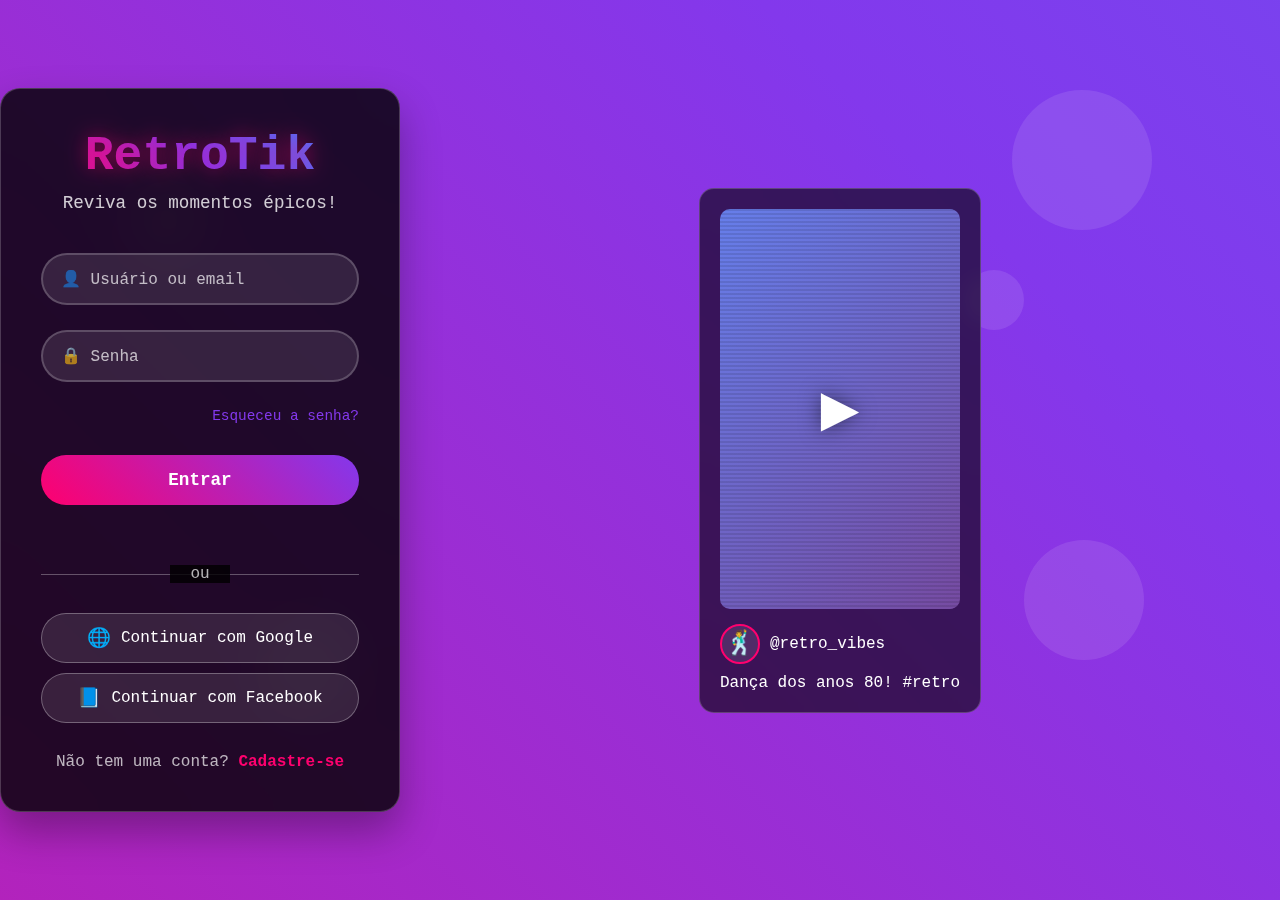
<file: QAAAA/login.html>
<!DOCTYPE html>
<html lang="pt-BR">
<head>
    <meta charset="UTF-8">
    <meta name="viewport" content="width=device-width, initial-scale=1.0">
    <title>RetroTik - Entrar</title>
    <link rel="stylesheet" href="login.css">
</head>
<body>
    <div class="login-container">
        <div class="background-animation">
            <div class="floating-shape shape-1"></div>
            <div class="floating-shape shape-2"></div>
            <div class="floating-shape shape-3"></div>
            <div class="floating-shape shape-4"></div>
            <div class="floating-shape shape-5"></div>
        </div>
        
        <div class="login-card">
            <div class="logo-section">
                <h1 class="logo">RetroTik</h1>
                <p class="tagline">Reviva os momentos épicos!</p>
            </div>
            
            <div class="login-form">
                <div class="input-group">
                    <input type="text" id="username" placeholder=" " required>
                    <label for="username">👤 Usuário ou email</label>
                    <div class="input-border"></div>
                </div>
                
                <div class="input-group">
                    <input type="password" id="password" placeholder=" " required>
                    <label for="password">🔒 Senha</label>
                    <div class="input-border"></div>
                </div>
                
                <div class="forgot-password">
                    <a href="#" class="forgot-link">Esqueceu a senha?</a>
                </div>
                
                <button class="login-btn" id="loginBtn">
                    <span class="btn-text">Entrar</span>
                    <div class="btn-loader"></div>
                </button>
                
                <div class="divider">
                    <span>ou</span>
                </div>
                
                <div class="social-login">
                    <button class="social-btn google-btn">
                        <span class="social-icon">🌐</span>
                        Continuar com Google
                    </button>
                    
                    <button class="social-btn facebook-btn">
                        <span class="social-icon">📘</span>
                        Continuar com Facebook
                    </button>
                    
                    </div>
                
                <div class="signup-section">
                    <p>Não tem uma conta? <a href="#" class="signup-link" id="signupLink">Cadastre-se</a></p>
                </div>
            </div>
        </div>
        
        <div class="video-preview">
            <div class="preview-card">
                <div class="preview-video">
                    <div class="play-overlay">
                        <div class="play-icon">▶</div>
                    </div>
                    <div class="retro-scanlines"></div>
                </div>
                <div class="preview-info">
                    <div class="preview-user">
                        <div class="preview-avatar">🕺</div>
                        <span>@retro_vibes</span>
                    </div>
                    <p>Dança dos anos 80! #retro</p>
                </div>
            </div>
        </div>
    </div>
    
    <script src="login.js"></script>
</body>
</html>
</file>
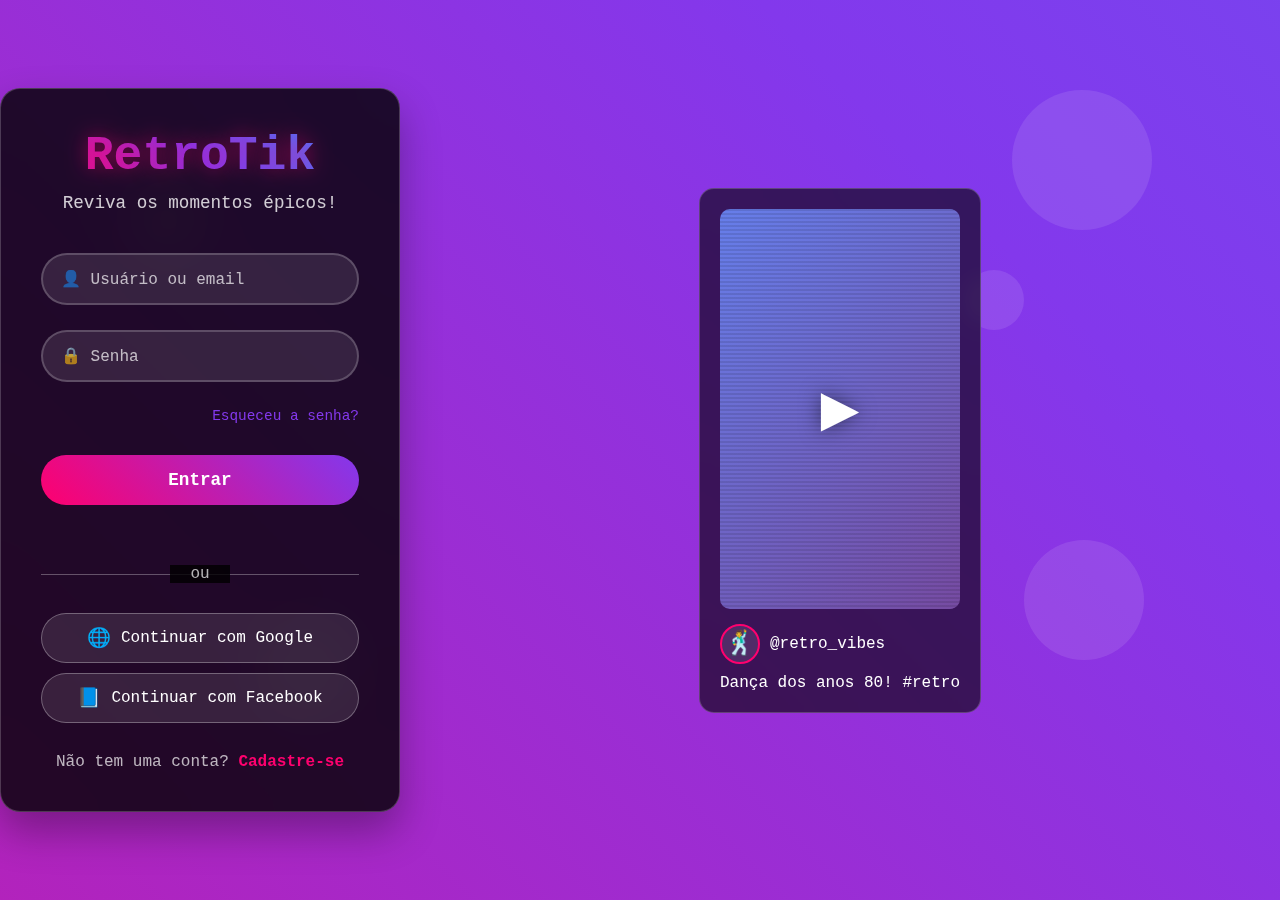
<file: QAAAA/profile.html>
<!DOCTYPE html>
<html lang="pt-BR">
<head>
    <meta charset="UTF-8">
    <meta name="viewport" content="width=device-width, initial-scale=1.0">
    <title>RetroTik - Perfil</title>
    <link rel="stylesheet" href="style.css">
    <style>
        .profile-container {
            max-width: 500px;
            margin: 0 auto;
            padding: 20px;
            background: rgba(0, 0, 0, 0.4);
            border-radius: 15px;
            margin-top: 20px;
            border: 1px solid rgba(255, 255, 255, 0.2);
        }
        
        .profile-header {
            text-align: center;
            margin-bottom: 30px;
        }
        
        .profile-avatar {
            font-size: 4em;
            width: 120px;
            height: 120px;
            background: rgba(255, 255, 255, 0.1);
            border-radius: 50%;
            display: flex;
            align-items: center;
            justify-content: center;
            border: 3px solid #ff006e;
            margin: 0 auto 20px;
        }
        
        .profile-info {
            background: rgba(255, 255, 255, 0.1);
            border-radius: 10px;
            padding: 20px;
            margin-bottom: 20px;
            border: 1px solid rgba(255, 255, 255, 0.2);
        }
        
        .info-row {
            display: flex;
            justify-content: space-between;
            align-items: center;
            padding: 10px 0;
            border-bottom: 1px solid rgba(255, 255, 255, 0.1);
        }
        
        .info-row:last-child {
            border-bottom: none;
        }
        
        .info-label {
            font-weight: bold;
            color: #ff006e;
        }
        
        .info-value {
            color: #fff;
        }
        
        .back-btn {
            background: linear-gradient(45deg, #8338ec, #3a86ff);
            border: none;
            border-radius: 25px;
            padding: 10px 20px;
            color: #fff;
            cursor: pointer;
            margin-bottom: 20px;
            font-family: inherit;
            transition: all 0.3s ease;
        }
        
        .back-btn:hover {
            transform: scale(1.05);
        }
        
        .logout-btn {
            background: linear-gradient(45deg, #ff4444, #ff6b6b);
            border: none;
            border-radius: 25px;
            padding: 10px 20px;
            color: #fff;
            cursor: pointer;
            font-family: inherit;
            transition: all 0.3s ease;
            width: 100%;
            margin-top: 20px;
        }
        
        .logout-btn:hover {
            transform: scale(1.05);
        }
    </style>
</head>
<body>
    <div class="app-container">
        <header class="header">
            <h1 class="logo">RetroTik</h1>
            <div class="nav-buttons">
                <button class="nav-btn" id="homeBtn">Home</button>
                <button class="nav-btn" id="blogBtn">Blog</button>
                <button class="nav-btn active" id="profileBtn">Perfil</button>
            </div>
        </header>

        <main class="main-content">
            <button class="back-btn" onclick="window.location.href='index.html'">← Voltar</button>
            
            <div class="profile-container">
                <div class="profile-header">
                    <div class="profile-avatar" id="profileAvatar">👤</div>
                    <h2 id="profileUsername">Usuário</h2>
                </div>
                
                <div class="profile-info">
                    <div class="info-row">
                        <span class="info-label">📧 Email:</span>
                        <span class="info-value" id="userEmail">-</span>
                    </div>
                    <div class="info-row">
                        <span class="info-label">🔐 Método de Login:</span>
                        <span class="info-value" id="loginMethod">-</span>
                    </div>
                    <div class="info-row">
                        <span class="info-label">📅 Último Login:</span>
                        <span class="info-value" id="loginTime">-</span>
                    </div>
                    <div class="info-row">
                        <span class="info-label">⭐ Status:</span>
                        <span class="info-value" style="color: #00ff41;">Online</span>
                    </div>
                </div>
                
                <button class="logout-btn" id="logoutBtn">🚪 Sair da Conta</button>
            </div>
        </main>
    </div>

    <script src="profile.js"></script>
</body>
</html>
</file>
<file: QAAAA/login.css>
* {
    margin: 0;
    padding: 0;
    box-sizing: border-box;
}

body {
    font-family: 'Courier New', monospace;
    background: linear-gradient(45deg, #ff006e, #8338ec, #3a86ff);
    background-size: 400% 400%;
    animation: gradientShift 8s ease infinite;
    min-height: 100vh;
    overflow-x: hidden;
    position: relative;
}

@keyframes gradientShift {
    0% { background-position: 0% 50%; }
    50% { background-position: 100% 50%; }
    100% { background-position: 0% 50%; }
}

.login-container {
    display: flex;
    min-height: 100vh;
    position: relative;
    z-index: 1;
}

.background-animation {
    position: absolute;
    top: 0;
    left: 0;
    width: 100%;
    height: 100%;
    overflow: hidden;
    z-index: -1;
}

.floating-shape {
    position: absolute;
    background: rgba(255, 255, 255, 0.1);
    border-radius: 50%;
    animation: float 6s ease-in-out infinite;
}

.shape-1 {
    width: 80px;
    height: 80px;
    top: 20%;
    left: 10%;
    animation-delay: 0s;
}

.shape-2 {
    width: 120px;
    height: 120px;
    top: 60%;
    left: 80%;
    animation-delay: 2s;
}

.shape-3 {
    width: 60px;
    height: 60px;
    top: 30%;
    right: 20%;
    animation-delay: 4s;
}

.shape-4 {
    width: 100px;
    height: 100px;
    bottom: 20%;
    left: 20%;
    animation-delay: 1s;
}

.shape-5 {
    width: 140px;
    height: 140px;
    top: 10%;
    right: 10%;
    animation-delay: 3s;
}

@keyframes float {
    0%, 100% {
        transform: translateY(0) rotate(0deg);
        opacity: 0.3;
    }
    50% {
        transform: translateY(-20px) rotate(180deg);
        opacity: 0.6;
    }
}

.login-card {
    flex: 1;
    max-width: 400px;
    margin: auto;
    background: rgba(0, 0, 0, 0.8);
    backdrop-filter: blur(20px);
    border-radius: 20px;
    padding: 40px;
    border: 1px solid rgba(255, 255, 255, 0.2);
    box-shadow: 0 20px 40px rgba(0, 0, 0, 0.3);
}

.logo-section {
    text-align: center;
    margin-bottom: 40px;
}

.logo {
    font-size: 3em;
    font-weight: bold;
    background: linear-gradient(45deg, #ff006e, #8338ec, #3a86ff);
    -webkit-background-clip: text;
    -webkit-text-fill-color: transparent;
    background-clip: text;
    margin-bottom: 10px;
    text-shadow: 0 0 20px rgba(255, 0, 110, 0.5);
}

.tagline {
    color: rgba(255, 255, 255, 0.8);
    font-size: 1.1em;
}

.login-form {
    width: 100%;
}

.input-group {
    position: relative;
    margin-bottom: 25px;
}

.input-group input {
    width: 100%;
    padding: 15px 20px;
    background: rgba(255, 255, 255, 0.1);
    border: 2px solid rgba(255, 255, 255, 0.2);
    border-radius: 50px;
    color: #fff;
    font-size: 1em;
    transition: all 0.3s ease;
    font-family: inherit;
}

.input-group input:focus {
    outline: none;
    border-color: #ff006e;
    background: rgba(255, 255, 255, 0.15);
    box-shadow: 0 0 20px rgba(255, 0, 110, 0.3);
}

.input-group label {
    position: absolute;
    left: 20px;
    top: 50%;
    transform: translateY(-50%);
    color: rgba(255, 255, 255, 0.7);
    transition: all 0.3s ease;
    pointer-events: none;
    font-size: 1em;
}

.input-group input:focus + label,
.input-group input:not(:placeholder-shown) + label {
    top: -10px;
    left: 25px;
    font-size: 0.8em;
    color: #ff006e;
    background: rgba(0, 0, 0, 0.8);
    padding: 0 10px;
    border-radius: 10px;
}

.forgot-password {
    text-align: right;
    margin-bottom: 30px;
}

.forgot-link {
    color: #8338ec;
    text-decoration: none;
    font-size: 0.9em;
    transition: color 0.3s ease;
}

.forgot-link:hover {
    color: #ff006e;
}

.login-btn {
    width: 100%;
    padding: 15px;
    background: linear-gradient(45deg, #ff006e, #8338ec);
    border: none;
    border-radius: 50px;
    color: #fff;
    font-size: 1.1em;
    font-weight: bold;
    cursor: pointer;
    transition: all 0.3s ease;
    margin-bottom: 30px;
    position: relative;
    overflow: hidden;
    font-family: inherit;
}

.login-btn:hover {
    transform: translateY(-2px);
    box-shadow: 0 10px 30px rgba(255, 0, 110, 0.4);
}

.login-btn:active {
    transform: translateY(0);
}

.btn-loader {
    position: absolute;
    top: 50%;
    left: 50%;
    transform: translate(-50%, -50%);
    width: 20px;
    height: 20px;
    border: 2px solid transparent;
    border-top: 2px solid #fff;
    border-radius: 50%;
    animation: spin 1s linear infinite;
    opacity: 0;
    transition: opacity 0.3s ease;
}

@keyframes spin {
    0% { transform: translate(-50%, -50%) rotate(0deg); }
    100% { transform: translate(-50%, -50%) rotate(360deg); }
}

.login-btn.loading .btn-text {
    opacity: 0;
}

.login-btn.loading .btn-loader {
    opacity: 1;
}

.divider {
    text-align: center;
    margin: 30px 0;
    position: relative;
}

.divider::before {
    content: '';
    position: absolute;
    top: 50%;
    left: 0;
    right: 0;
    height: 1px;
    background: rgba(255, 255, 255, 0.3);
}

.divider span {
    background: rgba(0, 0, 0, 0.8);
    color: rgba(255, 255, 255, 0.7);
    padding: 0 20px;
    position: relative;
    z-index: 1;
}

.social-login {
    margin-bottom: 30px;
}

.social-btn {
    width: 100%;
    padding: 12px;
    border: 1px solid rgba(255, 255, 255, 0.3);
    border-radius: 50px;
    background: rgba(255, 255, 255, 0.1);
    color: #fff;
    font-size: 1em;
    cursor: pointer;
    transition: all 0.3s ease;
    margin-bottom: 10px;
    display: flex;
    align-items: center;
    justify-content: center;
    gap: 10px;
    font-family: inherit;
}

.social-btn:hover {
    background: rgba(255, 255, 255, 0.2);
    transform: translateY(-1px);
}

.google-btn:hover {
    border-color: #db4437;
    box-shadow: 0 0 15px rgba(219, 68, 55, 0.3);
}

.facebook-btn:hover {
    border-color: #4267B2;
    box-shadow: 0 0 15px rgba(66, 103, 178, 0.3);
}

.replit-btn:hover {
    border-color: #ff006e;
    box-shadow: 0 0 15px rgba(255, 0, 110, 0.3);
}

.social-icon {
    font-size: 1.2em;
}

.signup-section {
    text-align: center;
    color: rgba(255, 255, 255, 0.7);
}

.signup-link {
    color: #ff006e;
    text-decoration: none;
    font-weight: bold;
    transition: color 0.3s ease;
}

.signup-link:hover {
    color: #8338ec;
}

.video-preview {
    flex: 1;
    display: flex;
    align-items: center;
    justify-content: center;
    padding: 40px;
}

.preview-card {
    background: rgba(0, 0, 0, 0.6);
    border-radius: 15px;
    padding: 20px;
    border: 1px solid rgba(255, 255, 255, 0.2);
    backdrop-filter: blur(10px);
    max-width: 300px;
}

.preview-video {
    height: 400px;
    background: linear-gradient(135deg, #667eea, #764ba2);
    border-radius: 10px;
    display: flex;
    align-items: center;
    justify-content: center;
    position: relative;
    overflow: hidden;
    margin-bottom: 15px;
}

.play-overlay {
    position: relative;
    z-index: 2;
}

.play-icon {
    font-size: 4em;
    color: #fff;
    text-shadow: 0 0 20px rgba(0, 0, 0, 0.5);
    animation: pulse 2s infinite;
}

@keyframes pulse {
    0%, 100% { transform: scale(1); }
    50% { transform: scale(1.1); }
}

.retro-scanlines {
    position: absolute;
    top: 0;
    left: 0;
    right: 0;
    bottom: 0;
    background: repeating-linear-gradient(
        0deg,
        transparent,
        transparent 2px,
        rgba(0, 0, 0, 0.1) 2px,
        rgba(0, 0, 0, 0.1) 4px
    );
    pointer-events: none;
}

.preview-info {
    color: #fff;
}

.preview-user {
    display: flex;
    align-items: center;
    gap: 10px;
    margin-bottom: 10px;
}

.preview-avatar {
    font-size: 1.5em;
    width: 40px;
    height: 40px;
    background: rgba(255, 255, 255, 0.1);
    border-radius: 50%;
    display: flex;
    align-items: center;
    justify-content: center;
    border: 2px solid #ff006e;
}

/* Mobile responsiveness */
@media (max-width: 768px) {
    .login-container {
        flex-direction: column;
    }
    
    .login-card {
        margin: 20px;
        padding: 30px 20px;
    }
    
    .video-preview {
        display: none;
    }
    
    .logo {
        font-size: 2.5em;
    }
}
</file>
<file: QAAAA/style.css>
* {
    margin: 0;
    padding: 0;
    box-sizing: border-box;
}

body {
    font-family: 'Courier New', monospace;
    background: linear-gradient(45deg, #ff006e, #8338ec, #3a86ff);
    background-size: 400% 400%;
    animation: gradientShift 8s ease infinite;
    color: #fff;
    overflow-x: hidden;
}

@keyframes gradientShift {
    0% { background-position: 0% 50%; }
    50% { background-position: 100% 50%; }
    100% { background-position: 0% 50%; }
}

@keyframes pulse {
    0% { transform: scale(1); }
    50% { transform: scale(1.02); }
    100% { transform: scale(1); }
}

@keyframes videoGlow {
    0% { box-shadow: 0 0 5px rgba(255, 0, 110, 0.3); }
    50% { box-shadow: 0 0 20px rgba(255, 0, 110, 0.6); }
    100% { box-shadow: 0 0 5px rgba(255, 0, 110, 0.3); }
}

.app-container {
    max-width: 400px;
    margin: 0 auto;
    height: 100vh;
    display: flex;
    flex-direction: column;
    background: rgba(0, 0, 0, 0.1);
    backdrop-filter: blur(10px);
    border: 1px solid rgba(255, 255, 255, 0.2);
}

.header {
    padding: 20px;
    background: rgba(0, 0, 0, 0.3);
    backdrop-filter: blur(15px);
    border-bottom: 2px solid #ff006e;
    text-align: center;
    position: relative;
}

.user-status {
    position: absolute;
    top: 10px;
    right: 20px;
    background: rgba(0, 200, 81, 0.2);
    border: 1px solid #00c851;
    border-radius: 15px;
    padding: 5px 10px;
    font-size: 0.8em;
    color: #00ff41;
}

.status-text {
    display: flex;
    align-items: center;
    gap: 5px;
}

.logo {
    font-size: 2.5em;
    font-weight: bold;
    background: linear-gradient(45deg, #ff006e, #8338ec, #3a86ff);
    -webkit-background-clip: text;
    -webkit-text-fill-color: transparent;
    background-clip: text;
    margin-bottom: 15px;
    text-shadow: 0 0 20px rgba(255, 0, 110, 0.5);
}

.nav-buttons {
    display: flex;
    justify-content: center;
    gap: 10px;
}

.nav-btn {
    padding: 8px 16px;
    background: rgba(255, 255, 255, 0.1);
    border: 1px solid rgba(255, 255, 255, 0.3);
    border-radius: 20px;
    color: #fff;
    cursor: pointer;
    transition: all 0.3s ease;
    font-family: inherit;
}

.nav-btn:hover, .nav-btn.active {
    background: rgba(255, 0, 110, 0.6);
    transform: scale(1.05);
    box-shadow: 0 0 15px rgba(255, 0, 110, 0.4);
}

.main-content {
    flex: 1;
    overflow-y: auto;
    padding: 20px;
}

.video-card {
    background: rgba(0, 0, 0, 0.4);
    border-radius: 15px;
    margin-bottom: 20px;
    padding: 15px;
    border: 1px solid rgba(255, 255, 255, 0.2);
    transition: all 0.3s ease;
    position: relative;
}

.video-card:hover {
    transform: translateY(-5px);
    box-shadow: 0 10px 30px rgba(255, 0, 110, 0.3);
}

.video-card.active {
    border-color: #ff006e;
    box-shadow: 0 0 20px rgba(255, 0, 110, 0.4);
}

.video-container {
    position: relative;
    height: 200px;
    border-radius: 10px;
    overflow: hidden;
}

.retro-video {
    width: 100%;
    height: 100%;
    object-fit: cover;
    border-radius: 10px;
    filter: saturate(1.2) contrast(1.1);
    cursor: pointer;
    transition: all 0.3s ease;
}

.retro-video:hover {
    filter: saturate(1.4) contrast(1.2) brightness(1.1);
    transform: scale(1.02);
}

.video-placeholder {
    height: 200px;
    background: linear-gradient(135deg, #667eea, #764ba2);
    border-radius: 10px;
    display: flex;
    align-items: center;
    justify-content: center;
    position: absolute;
    top: 0;
    left: 0;
    right: 0;
    bottom: 0;
    overflow: hidden;
    cursor: pointer;
    z-index: 1;
}

.play-icon {
    font-size: 3em;
    color: #fff;
    text-shadow: 0 0 10px rgba(0, 0, 0, 0.5);
    transition: all 0.3s ease;
}

.video-placeholder:hover .play-icon {
    transform: scale(1.2);
}

.video-card.active .video-placeholder {
    animation: videoGlow 2s infinite;
}

.video-placeholder.playing {
    border: 2px solid #ff006e;
}

.retro-effect {
    position: absolute;
    top: 0;
    left: 0;
    right: 0;
    bottom: 0;
    background: repeating-linear-gradient(
        0deg,
        transparent,
        transparent 2px,
        rgba(0, 0, 0, 0.1) 2px,
        rgba(0, 0, 0, 0.1) 4px
    );
    pointer-events: none;
}

.video-info {
    margin-top: 15px;
}

.user-info {
    display: flex;
    align-items: center;
    gap: 10px;
    margin-bottom: 10px;
}

.avatar {
    font-size: 1.5em;
    width: 40px;
    height: 40px;
    background: rgba(255, 255, 255, 0.1);
    border-radius: 50%;
    display: flex;
    align-items: center;
    justify-content: center;
    border: 2px solid #ff006e;
}

.username {
    font-weight: bold;
    color: #ff006e;
}

.video-description {
    margin-bottom: 15px;
    line-height: 1.4;
    color: #fff;
}

.video-actions {
    display: flex;
    gap: 15px;
}

.action-btn {
    background: none;
    border: none;
    color: #fff;
    cursor: pointer;
    display: flex;
    align-items: center;
    gap: 5px;
    transition: all 0.3s ease;
    font-family: inherit;
}

.action-btn:hover {
    transform: scale(1.1);
    color: #ff006e;
}

.like-btn:hover {
    color: #ff006e;
}

.comment-btn:hover {
    color: #3a86ff;
}

.share-btn:hover {
    color: #8338ec;
}

.bottom-nav {
    padding: 20px;
    background: rgba(0, 0, 0, 0.3);
    backdrop-filter: blur(15px);
    border-top: 2px solid #ff006e;
    text-align: center;
}

.bottom-btn {
    background: linear-gradient(45deg, #ff006e, #8338ec);
    border: none;
    border-radius: 25px;
    padding: 15px 30px;
    color: #fff;
    font-weight: bold;
    cursor: pointer;
    display: flex;
    align-items: center;
    gap: 10px;
    margin: 0 auto;
    transition: all 0.3s ease;
    font-family: inherit;
}

.bottom-btn:hover {
    transform: scale(1.05);
    box-shadow: 0 0 20px rgba(255, 0, 110, 0.5);
}

.btn-icon {
    font-size: 1.2em;
}

/* Scrollbar customization */
.main-content::-webkit-scrollbar {
    width: 6px;
}

.main-content::-webkit-scrollbar-track {
    background: rgba(255, 255, 255, 0.1);
    border-radius: 3px;
}

.main-content::-webkit-scrollbar-thumb {
    background: #ff006e;
    border-radius: 3px;
}

.main-content::-webkit-scrollbar-thumb:hover {
    background: #8338ec;
}

/* Mobile responsiveness */
@media (max-width: 480px) {
    .app-container {
        max-width: 100%;
        height: 100vh;
    }
    
    .logo {
        font-size: 2em;
    }
    
    .nav-btn {
        padding: 6px 12px;
        font-size: 0.9em;
    }
}
</file>
